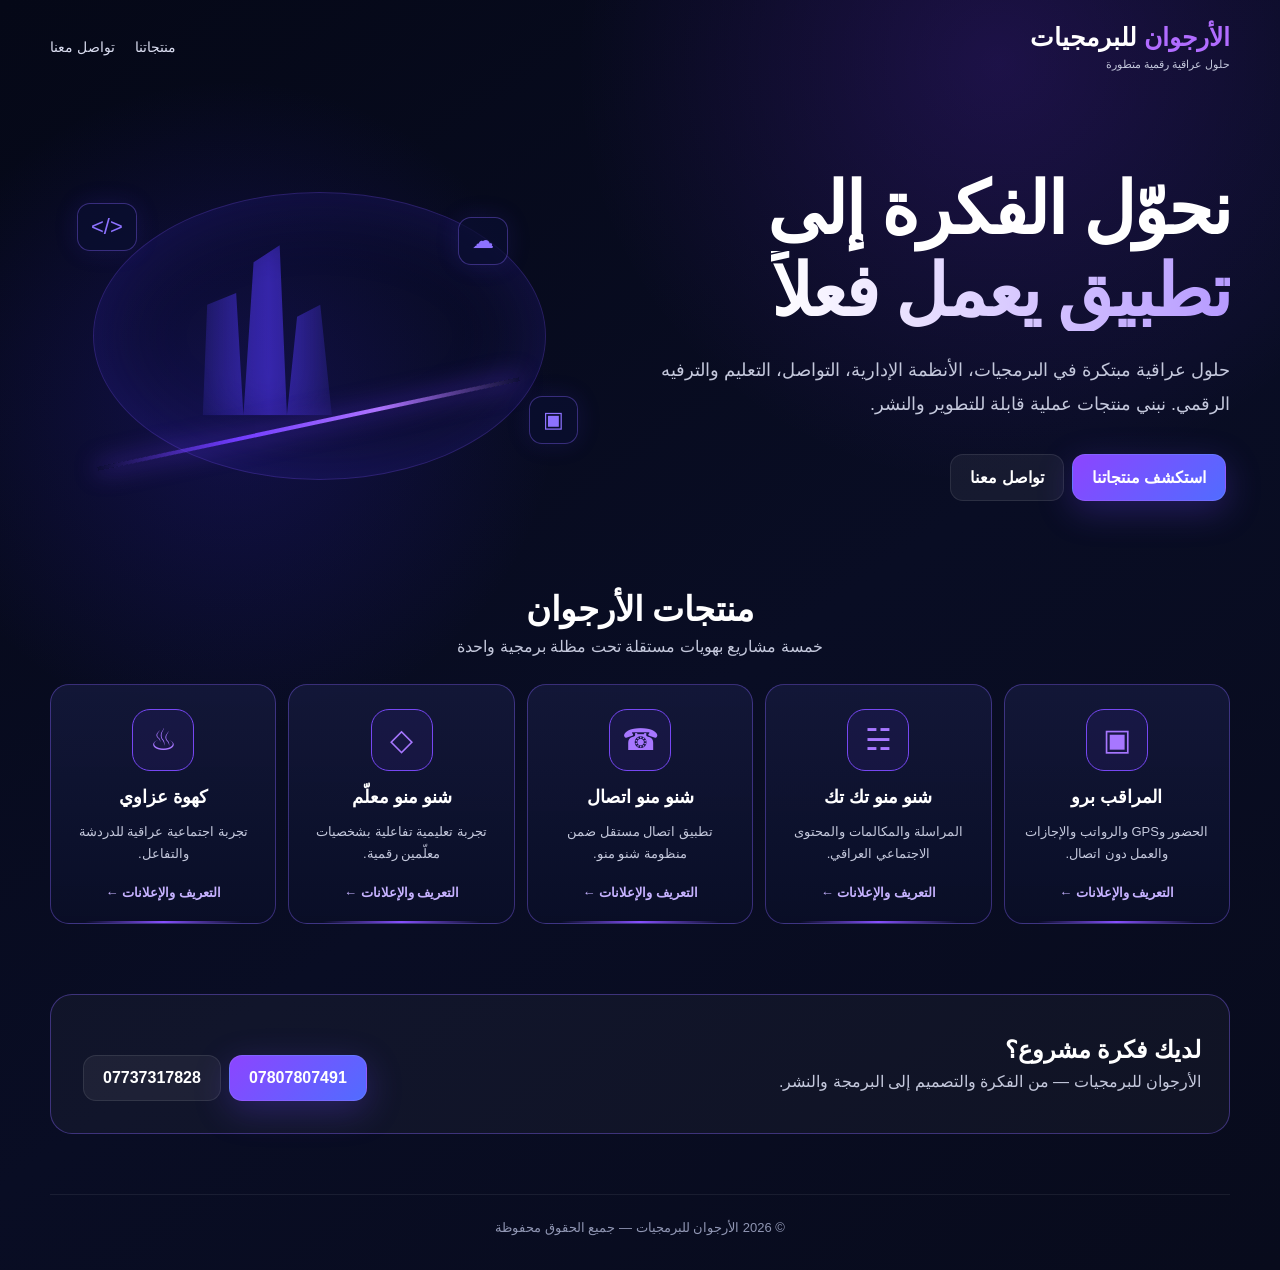
<file: alarjwan-site/index.html>
<!doctype html>
<html lang="ar" dir="rtl">
<head>
<meta charset="utf-8"><meta name="viewport" content="width=device-width,initial-scale=1">
<title>الأرجوان للبرمجيات | تطوير التطبيقات والأنظمة والحلول الرقمية</title>
<meta name="description" content="الأرجوان للبرمجيات شركة عراقية لتطوير التطبيقات والأنظمة والحلول الرقمية: المراقب برو، شنو منو تك تك، شنو منو اتصال، شنو منو معلّم وكهوة عزاوي.">
<link rel="canonical" href="https://alarjwan.duckdns.org/">
<meta property="og:title" content="الأرجوان للبرمجيات | نحوّل الفكرة إلى تطبيق يعمل فعلاً">
<meta property="og:description" content="حلول عراقية مبتكرة في البرمجيات والأنظمة الإدارية والتواصل والتعليم والترفيه الرقمي.">
<meta property="og:url" content="https://alarjwan.duckdns.org/"><meta property="og:type" content="website">
<script type="application/ld+json">{"@context":"https://schema.org","@type":"Organization","name":"الأرجوان للبرمجيات","url":"https://alarjwan.duckdns.org/","description":"شركة برمجيات عراقية تطور التطبيقات والأنظمة والحلول الرقمية.","areaServed":"IQ"}</script>
<style>
:root{--bg:#050818;--panel:#0d1230;--text:#fff;--muted:#c4c8dc;--violet:#8c45ff;--blue:#516cff;--line:rgba(135,101,255,.38)}*{box-sizing:border-box}html{scroll-behavior:smooth}body{margin:0;font-family:Tahoma,Arial,sans-serif;color:var(--text);background:radial-gradient(circle at 18% 32%,rgba(53,35,210,.24),transparent 24%),radial-gradient(circle at 78% 5%,rgba(126,47,255,.18),transparent 27%),linear-gradient(145deg,#050817,#090d24 55%,#080b1c);min-height:100vh}.wrap{width:min(1180px,calc(100% - 34px));margin:auto}.top{display:flex;align-items:center;justify-content:space-between;padding:24px 0}.brand{font-weight:900;font-size:25px;line-height:1.1}.brand b{color:#b16cff}.brand small{display:block;font-size:11px;color:var(--muted);margin-top:6px;font-weight:500}.nav a{color:#d9dcef;text-decoration:none;margin-right:20px;font-size:14px}.hero{min-height:470px;display:grid;grid-template-columns:1.05fr .95fr;align-items:center;gap:45px;padding:45px 0 30px}.hero h1{font-size:clamp(42px,6vw,72px);line-height:1.15;margin:0 0 20px;letter-spacing:-2px}.hero h1 span{background:linear-gradient(90deg,#fff,#b69aff);-webkit-background-clip:text;color:transparent}.lead{font-size:18px;line-height:1.9;color:var(--muted);max-width:650px}.actions{margin-top:28px}.btn{display:inline-flex;align-items:center;justify-content:center;text-decoration:none;color:#fff;font-weight:800;border-radius:13px;padding:13px 19px;margin:4px;border:1px solid rgba(255,255,255,.09)}.primary{background:linear-gradient(135deg,var(--violet),var(--blue));box-shadow:0 10px 35px rgba(111,71,255,.27)}.secondary{background:rgba(255,255,255,.055)}.visual{position:relative;height:360px}.orb{position:absolute;inset:10% 8%;border-radius:50%;border:1px solid rgba(117,76,255,.3);box-shadow:0 0 80px rgba(74,51,255,.22) inset}.road{position:absolute;left:8%;right:12%;bottom:25%;height:4px;background:linear-gradient(90deg,transparent,#713cff,#ad73ff,transparent);transform:rotate(-12deg);box-shadow:0 0 24px #6f3cff}.tower{position:absolute;bottom:28%;left:27%;width:145px;height:170px;background:linear-gradient(90deg,rgba(30,29,104,.25),rgba(74,49,225,.45),rgba(20,25,73,.2));clip-path:polygon(5% 100%,8% 35%,28% 28%,33% 100%,40% 10%,58% 0,63% 100%,70% 42%,86% 35%,94% 100%);filter:drop-shadow(0 0 20px #4933e0)}.mini{position:absolute;padding:10px 13px;border:1px solid var(--line);background:rgba(10,15,49,.72);border-radius:13px;color:#8d72ff;font-size:22px;box-shadow:0 0 25px rgba(87,58,255,.13)}.m1{top:13%;left:5%}.m2{top:17%;right:15%}.m3{bottom:20%;right:2%}.products{padding:25px 0 70px}.section-title{text-align:center;margin:0 0 28px}.section-title h2{font-size:34px;margin:0 0 8px}.section-title p{color:var(--muted);margin:0}.grid{display:grid;grid-template-columns:repeat(5,1fr);gap:12px}.card{position:relative;min-height:210px;padding:22px 17px;border-radius:19px;background:linear-gradient(180deg,rgba(20,25,59,.86),rgba(10,14,39,.92));border:1px solid var(--line);text-align:center;overflow:hidden;transition:.25s}.card:before{content:"";position:absolute;inset:auto 15% 0;height:2px;background:linear-gradient(90deg,transparent,#874fff,transparent)}.card:hover{transform:translateY(-6px);border-color:#8b58ff;box-shadow:0 16px 40px rgba(31,17,99,.3)}.icon{width:62px;height:62px;margin:2px auto 15px;border:1px solid #7647f2;border-radius:18px;display:grid;place-items:center;font-size:30px;color:#a777ff;background:rgba(91,53,214,.09)}.card h3{font-size:18px;margin:0 0 10px}.card p{font-size:13px;line-height:1.7;color:var(--muted);min-height:45px}.card a{display:inline-block;color:#c6b2ff;text-decoration:none;font-weight:800;font-size:13px;margin-top:6px}.contact{margin:0 0 60px;padding:28px;border:1px solid var(--line);border-radius:22px;background:rgba(255,255,255,.035);display:flex;justify-content:space-between;align-items:center;gap:20px}.contact h2{margin:0 0 8px}.contact p{margin:0;color:var(--muted)}footer{border-top:1px solid rgba(255,255,255,.07);padding:25px 0 35px;color:#9096b3;text-align:center;font-size:13px}@media(max-width:950px){.grid{grid-template-columns:repeat(2,1fr)}.hero{grid-template-columns:1fr}.visual{height:260px;order:-1}.nav{display:none}}@media(max-width:560px){.grid{grid-template-columns:1fr}.hero{padding-top:10px}.hero h1{font-size:42px}.visual{height:220px}.contact{display:block}.contact .actions{margin-top:18px}}
</style>
</head>
<body>
<div class="wrap"><header class="top"><div class="brand"><b>الأرجوان</b> للبرمجيات<small>حلول عراقية رقمية متطورة</small></div><nav class="nav"><a href="#products">منتجاتنا</a><a href="#contact">تواصل معنا</a></nav></header>
<section class="hero"><div><h1>نحوّل الفكرة إلى<br><span>تطبيق يعمل فعلاً</span></h1><p class="lead">حلول عراقية مبتكرة في البرمجيات، الأنظمة الإدارية، التواصل، التعليم والترفيه الرقمي. نبني منتجات عملية قابلة للتطوير والنشر.</p><div class="actions"><a class="btn primary" href="#products">استكشف منتجاتنا</a><a class="btn secondary" href="#contact">تواصل معنا</a></div></div><div class="visual" aria-hidden="true"><div class="orb"></div><div class="tower"></div><div class="road"></div><div class="mini m1">&lt;/&gt;</div><div class="mini m2">☁</div><div class="mini m3">▣</div></div></section>
<section class="products" id="products"><div class="section-title"><h2>منتجات الأرجوان</h2><p>خمسة مشاريع بهويات مستقلة تحت مظلة برمجية واحدة</p></div><div class="grid">
<article class="card"><div class="icon">▣</div><h3>المراقب برو</h3><p>الحضور وGPS والرواتب والإجازات والعمل دون اتصال.</p><a href="products/almoraqebpro.html">التعريف والإعلانات ←</a></article>
<article class="card"><div class="icon">☵</div><h3>شنو منو تك تك</h3><p>المراسلة والمكالمات والمحتوى الاجتماعي العراقي.</p><a href="products/shenoo-menoo.html">التعريف والإعلانات ←</a></article>
<article class="card"><div class="icon">☎</div><h3>شنو منو اتصال</h3><p>تطبيق اتصال مستقل ضمن منظومة شنو منو.</p><a href="products/ittisal.html">التعريف والإعلانات ←</a></article>
<article class="card"><div class="icon">◇</div><h3>شنو منو معلّم</h3><p>تجربة تعليمية تفاعلية بشخصيات معلّمين رقمية.</p><a href="products/shenoo-menoo-teacher.html">التعريف والإعلانات ←</a></article>
<article class="card"><div class="icon">♨</div><h3>كهوة عزاوي</h3><p>تجربة اجتماعية عراقية للدردشة والتفاعل.</p><a href="products/kahwa-azawi.html">التعريف والإعلانات ←</a></article>
</div></section>
<section class="contact" id="contact"><div><h2>لديك فكرة مشروع؟</h2><p>الأرجوان للبرمجيات — من الفكرة والتصميم إلى البرمجة والنشر.</p></div><div class="actions"><a class="btn primary" href="tel:07807807491">07807807491</a><a class="btn secondary" href="tel:07737317828">07737317828</a></div></section>
<footer>© 2026 الأرجوان للبرمجيات — جميع الحقوق محفوظة</footer></div>
</body></html>
</file>
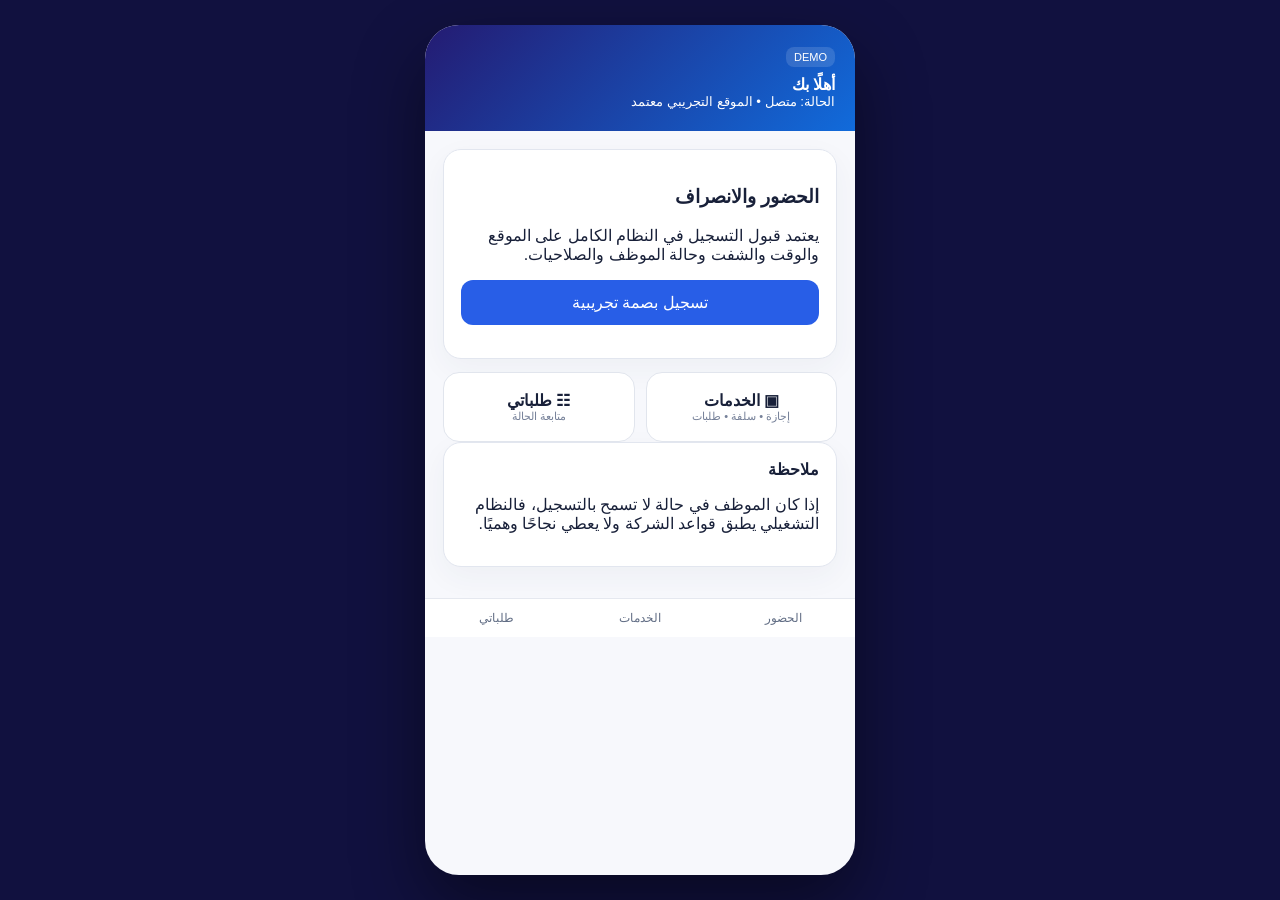
<file: attendance.html>
<!doctype html><html lang="ar" dir="rtl"><head><meta charset="utf-8"><meta name="viewport" content="width=device-width,initial-scale=1"><title>الحضور — DEMO</title><link rel="stylesheet" href="mobile.css"></head><body><div class="phone"><div class="top"><span class="demo-badge">DEMO</span><b>أهلًا بك</b><small>الحالة: متصل • الموقع التجريبي معتمد</small></div><div class="content"><div class="card"><h3>الحضور والانصراف</h3><p>يعتمد قبول التسجيل في النظام الكامل على الموقع والوقت والشفت وحالة الموظف والصلاحيات.</p><button class="btn" id="fp">تسجيل بصمة تجريبية</button><p id="msg"></p></div><div class="grid"><a class="action" href="services.html"><b>▣ الخدمات</b><span>إجازة • سلفة • طلبات</span></a><a class="action" href="requests.html"><b>☷ طلباتي</b><span>متابعة الحالة</span></a></div><div class="card"><b>ملاحظة</b><p>إذا كان الموظف في حالة لا تسمح بالتسجيل، فالنظام التشغيلي يطبق قواعد الشركة ولا يعطي نجاحًا وهميًا.</p></div></div><div class="nav"><a href="attendance.html">الحضور</a><a href="services.html">الخدمات</a><a href="requests.html">طلباتي</a></div></div><script>fp.onclick=()=>{msg.className='success';msg.textContent='✅ محاكاة فقط: تم اجتياز شروط العرض التجريبية. لم تُرسل أي بصمة إلى النظام الحقيقي.'}</script></body></html>
</file>
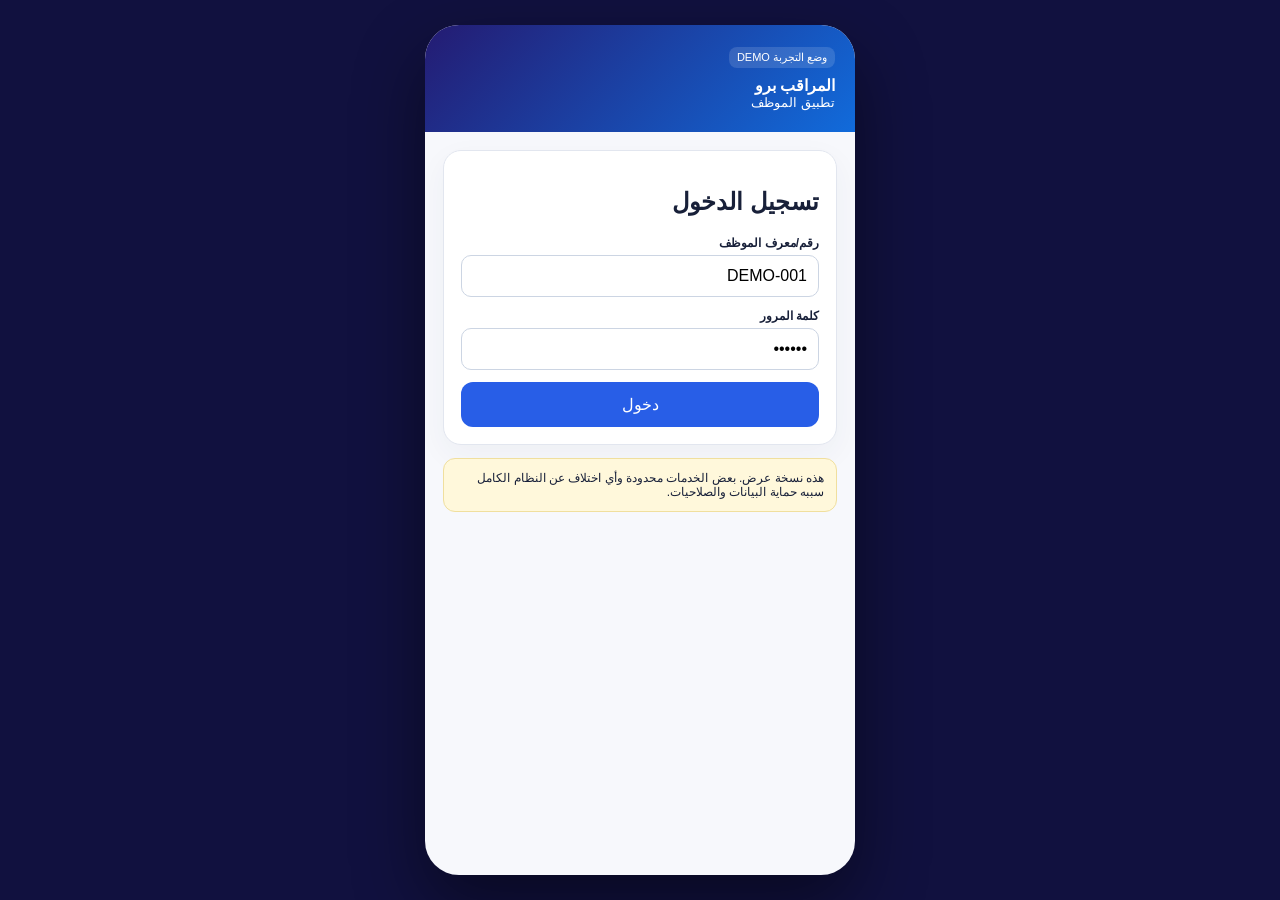
<file: index1.html>
<!doctype html><html lang="ar" dir="rtl"><head><meta charset="utf-8"><meta name="viewport" content="width=device-width,initial-scale=1"><title>المراقب برو — تطبيق الموظف DEMO</title><link rel="stylesheet" href="mobile.css"></head><body><div class="phone"><div class="top"><span class="demo-badge">وضع التجربة DEMO</span><b>المراقب برو</b><small>تطبيق الموظف</small></div><div class="content"><div class="card"><h2>تسجيل الدخول</h2><div class="field"><label>رقم/معرف الموظف</label><input id="id" value="DEMO-001"></div><div class="field"><label>كلمة المرور</label><input type="password" value="123456"></div><button class="btn" onclick="sessionStorage.setItem('mobileDemo','1');location.href='attendance.html'">دخول</button></div><p class="notice">هذه نسخة عرض. بعض الخدمات محدودة وأي اختلاف عن النظام الكامل سببه حماية البيانات والصلاحيات.</p></div></div></body></html>
</file>
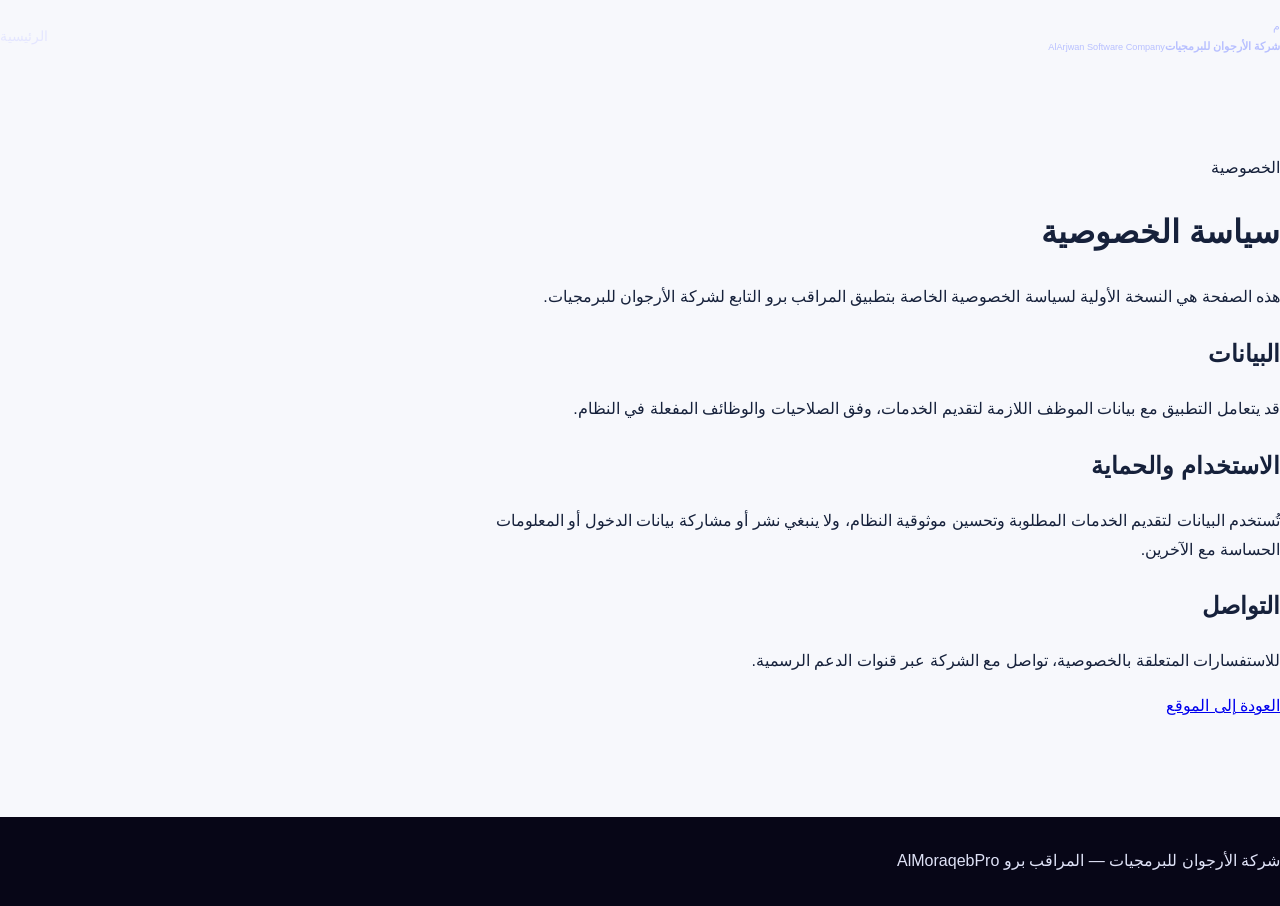
<file: privacy.html>
<!doctype html><html lang="ar" dir="rtl"><head><meta charset="utf-8"><meta name="viewport" content="width=device-width,initial-scale=1"><title>سياسة الخصوصية | المراقب برو</title><link rel="stylesheet" href="styles.css"></head><body><header class="site-header"><div class="container nav"><a class="brand" href="index.html"><span class="brand-mark">م</span><span><strong>شركة الأرجوان للبرمجيات</strong><small>AlArjwan Software Company</small></span></a><nav><a href="index.html">الرئيسية</a></nav></div></header><main class="section"><div class="container" style="max-width:820px"><div class="eyebrow">الخصوصية</div><h1>سياسة الخصوصية</h1><p>هذه الصفحة هي النسخة الأولية لسياسة الخصوصية الخاصة بتطبيق المراقب برو التابع لشركة الأرجوان للبرمجيات.</p><h2>البيانات</h2><p>قد يتعامل التطبيق مع بيانات الموظف اللازمة لتقديم الخدمات، وفق الصلاحيات والوظائف المفعلة في النظام.</p><h2>الاستخدام والحماية</h2><p>تُستخدم البيانات لتقديم الخدمات المطلوبة وتحسين موثوقية النظام، ولا ينبغي نشر أو مشاركة بيانات الدخول أو المعلومات الحساسة مع الآخرين.</p><h2>التواصل</h2><p>للاستفسارات المتعلقة بالخصوصية، تواصل مع الشركة عبر قنوات الدعم الرسمية.</p><p><a class="btn secondary" href="index.html">العودة إلى الموقع</a></p></div></main><footer class="footer"><div class="container">شركة الأرجوان للبرمجيات — المراقب برو AlMoraqebPro</div></footer></body></html>
</file>
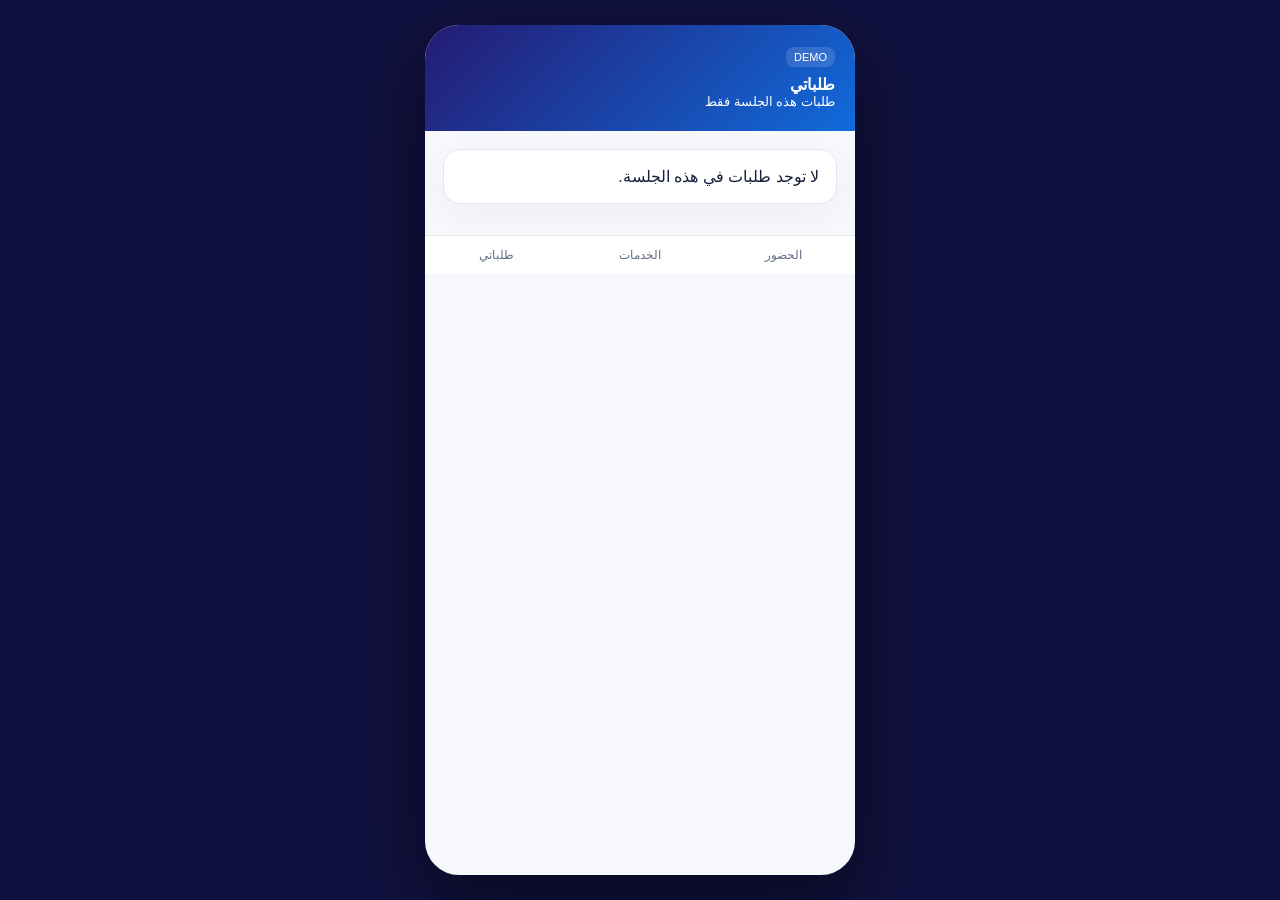
<file: requests.html>
<!doctype html><html lang="ar" dir="rtl"><head><meta charset="utf-8"><meta name="viewport" content="width=device-width,initial-scale=1"><title>طلباتي — DEMO</title><link rel="stylesheet" href="mobile.css"></head><body><div class="phone"><div class="top"><span class="demo-badge">DEMO</span><b>طلباتي</b><small>طلبات هذه الجلسة فقط</small></div><div class="content" id="list"></div><div class="nav"><a href="attendance.html">الحضور</a><a href="services.html">الخدمات</a><a href="requests.html">طلباتي</a></div></div><script>let r=[];try{r=JSON.parse(sessionStorage.getItem('demoRequests')||'[]')}catch{};list.innerHTML=r.length?r.map(x=>`<div class="card request"><b>${x.type}</b><p>${x.details||''}</p><span class="status">${x.status}</span><small><br>${x.at}</small></div>`).join(''):'<div class="card">لا توجد طلبات في هذه الجلسة.</div>'</script></body></html>
</file>
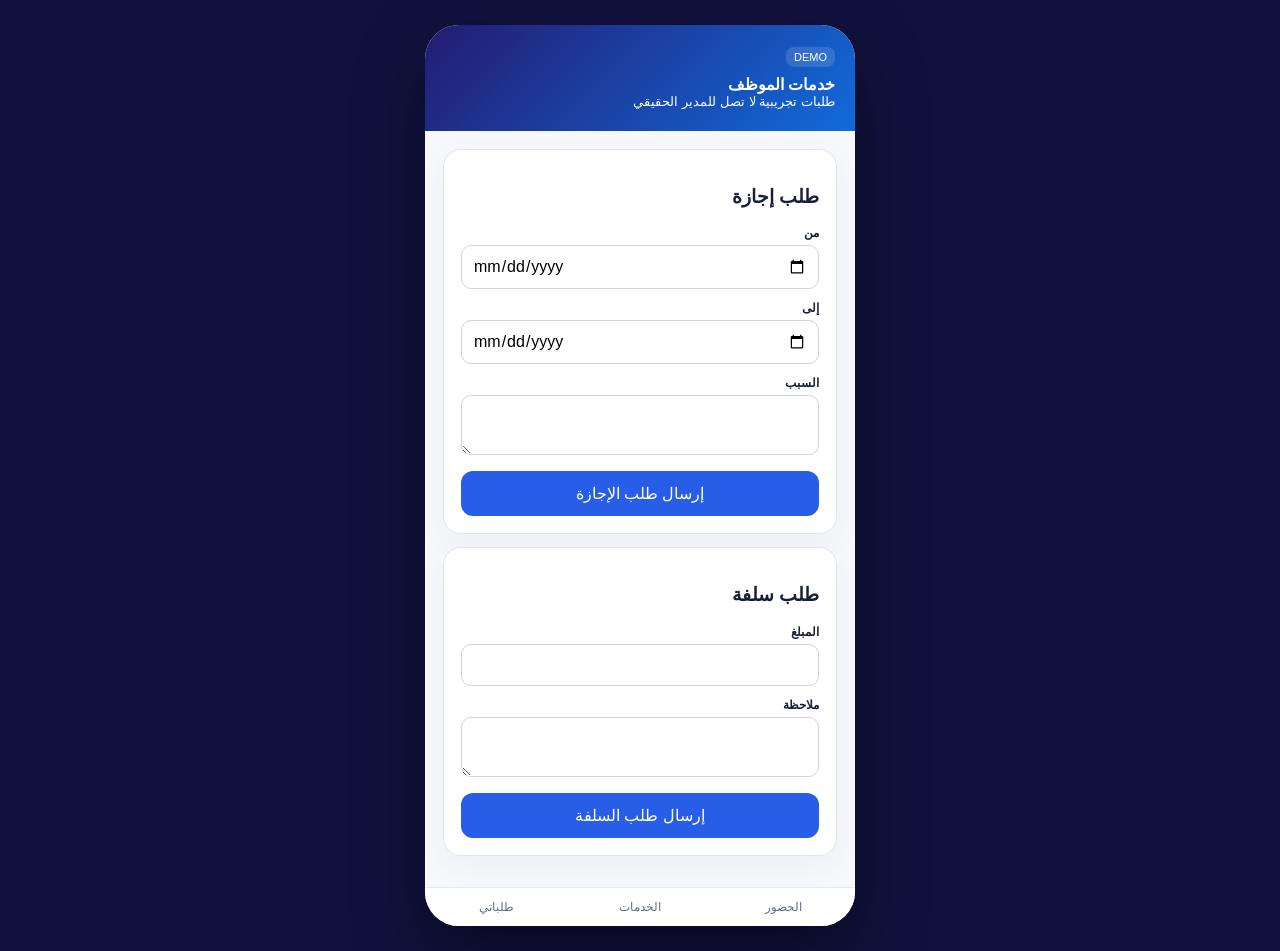
<file: services.html>
<!doctype html><html lang="ar" dir="rtl"><head><meta charset="utf-8"><meta name="viewport" content="width=device-width,initial-scale=1"><title>الخدمات — DEMO</title><link rel="stylesheet" href="mobile.css"></head><body><div class="phone"><div class="top"><span class="demo-badge">DEMO</span><b>خدمات الموظف</b><small>طلبات تجريبية لا تصل للمدير الحقيقي</small></div><div class="content"><div class="card"><h3>طلب إجازة</h3><div class="field"><label>من</label><input id="lf" type="date"></div><div class="field"><label>إلى</label><input id="lt" type="date"></div><div class="field"><label>السبب</label><textarea id="lr"></textarea></div><button class="btn" onclick="saveReq('إجازة',lr.value)">إرسال طلب الإجازة</button></div><div class="card"><h3>طلب سلفة</h3><div class="field"><label>المبلغ</label><input id="amount" type="number" min="1"></div><div class="field"><label>ملاحظة</label><textarea id="note"></textarea></div><button class="btn" onclick="saveReq('سلفة',amount.value+' — '+note.value)">إرسال طلب السلفة</button></div><div id="ok"></div></div><div class="nav"><a href="attendance.html">الحضور</a><a href="services.html">الخدمات</a><a href="requests.html">طلباتي</a></div></div><script>function saveReq(type,details){let r=[];try{r=JSON.parse(sessionStorage.getItem('demoRequests')||'[]')}catch{};r.unshift({type,details,status:'بانتظار الموافقة',at:new Date().toLocaleString('ar-IQ')});sessionStorage.setItem('demoRequests',JSON.stringify(r));ok.className='success';ok.innerHTML='✅ تم إرسال طلبك إلى المدير<br><b>الحالة: بانتظار الموافقة</b><br><small>محاكاة تجريبية فقط — لم يصل الطلب إلى النظام الحقيقي.</small>'}</script></body></html>
</file>
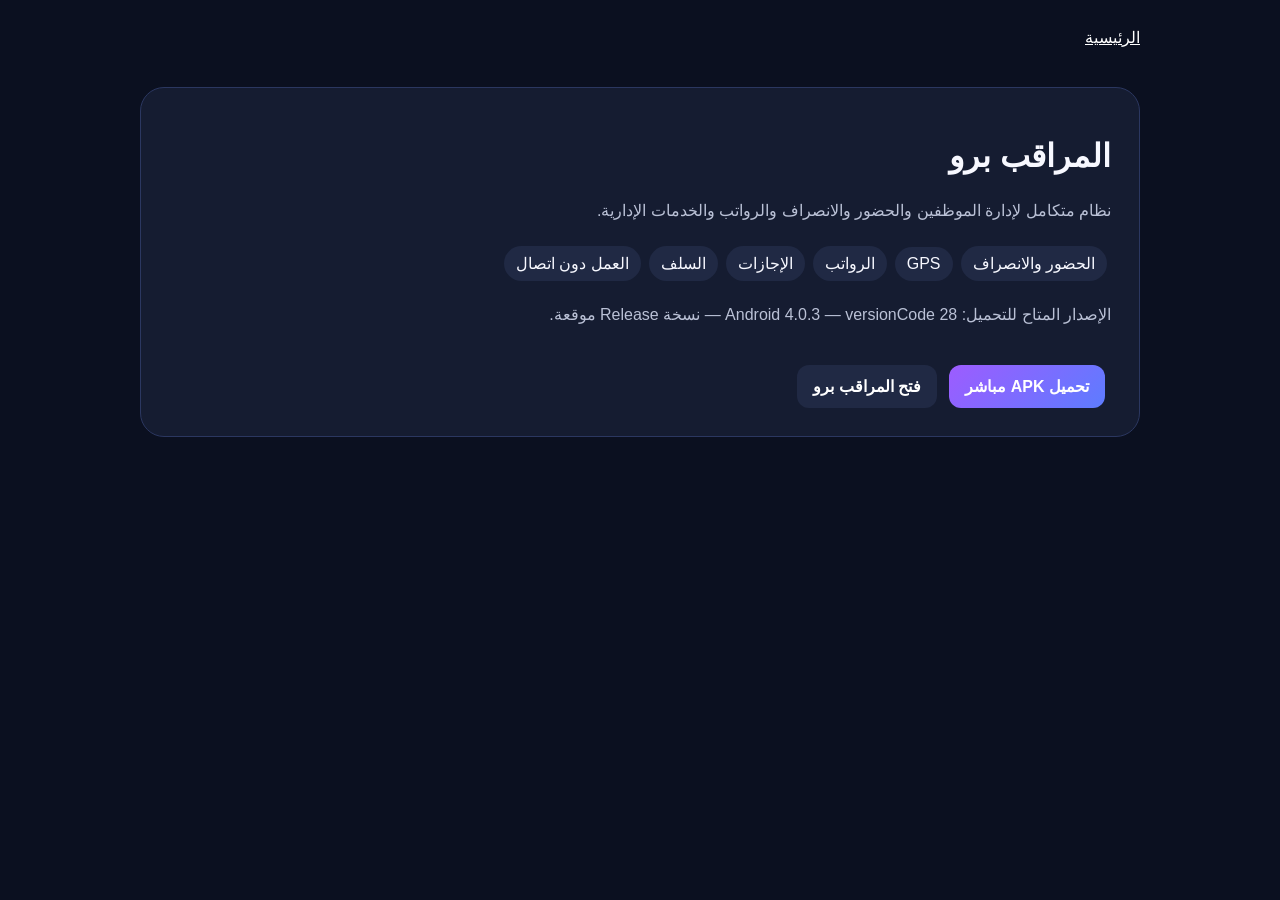
<file: alarjwan-site/products/almoraqebpro.html>
<!doctype html><html lang="ar" dir="rtl"><head><meta charset="utf-8"><meta name="viewport" content="width=device-width,initial-scale=1"><title>المراقب برو | تحميل APK | الأرجوان للبرمجيات</title><meta name="description" content="المراقب برو: نظام لإدارة الموظفين والحضور والرواتب وGPS والعمل دون اتصال. تحميل APK مباشر من الأرجوان للبرمجيات."><link rel="canonical" href="https://alarjwan.duckdns.org/products/almoraqebpro.html"><style>body{margin:0;font-family:Arial,Tahoma,sans-serif;background:#0b1020;color:#f7f8ff}.wrap{max-width:1000px;margin:auto;padding:28px}.card{background:#151c31;border:1px solid #2b3760;border-radius:24px;padding:28px;margin-top:40px}.lead{color:#bac1d6;line-height:1.8}.tag{display:inline-block;background:#202944;padding:8px 12px;border-radius:999px;margin:4px}.btn{display:inline-block;margin:20px 6px 0;padding:12px 16px;border-radius:12px;color:white;text-decoration:none;font-weight:bold}.primary{background:linear-gradient(135deg,#9d5cff,#5d7cff)}.secondary{background:#202944}</style></head><body><div class="wrap"><a href="../index.html" style="color:white">الرئيسية</a><div class="card"><h1>المراقب برو</h1><p class="lead">نظام متكامل لإدارة الموظفين والحضور والانصراف والرواتب والخدمات الإدارية.</p><div><span class="tag">الحضور والانصراف</span><span class="tag">GPS</span><span class="tag">الرواتب</span><span class="tag">الإجازات</span><span class="tag">السلف</span><span class="tag">العمل دون اتصال</span></div><p class="lead">الإصدار المتاح للتحميل: Android 4.0.3 — versionCode 28 — نسخة Release موقعة.</p><a class="btn primary" href="https://alarjwan.duckdns.org/downloads/AlMoraqebPro-4.0.3.apk" download>تحميل APK مباشر</a><a class="btn secondary" href="https://almoraqebpro.duckdns.org/">فتح المراقب برو</a></div></div></body></html>
</file>
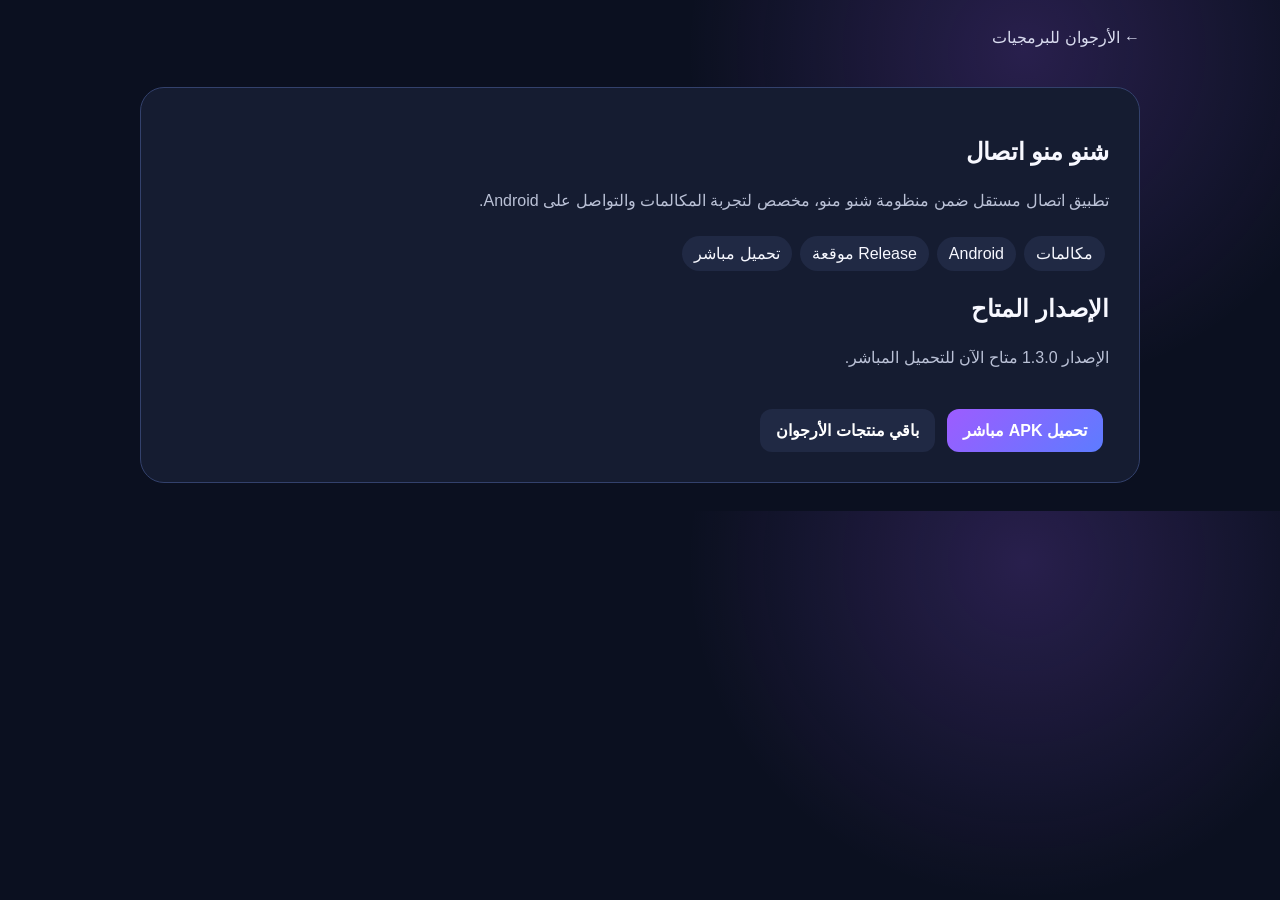
<file: alarjwan-site/products/ittisal.html>
<!doctype html><html lang="ar" dir="rtl"><head><meta charset="utf-8"><meta name="viewport" content="width=device-width,initial-scale=1"><title>شنو منو اتصال | تحميل APK | الأرجوان للبرمجيات</title><meta name="description" content="شنو منو اتصال: تطبيق اتصال مستقل ضمن منظومة شنو منو. حمّل نسخة Android الموقعة مباشرة من موقع الأرجوان للبرمجيات."><link rel="canonical" href="https://alarjwan.duckdns.org/products/ittisal.html"><meta property="og:title" content="شنو منو اتصال | تحميل APK"><meta property="og:description" content="تطبيق اتصال مستقل من الأرجوان للبرمجيات، متاح الآن للتحميل المباشر على Android."><meta property="og:url" content="https://alarjwan.duckdns.org/products/ittisal.html"><meta property="og:type" content="website"><style>body{margin:0;font-family:Tahoma,Arial,sans-serif;background:radial-gradient(circle at 80% 10%,rgba(157,92,255,.2),transparent 30%),#0b1020;color:#f7f8ff}.wrap{max-width:1000px;margin:auto;padding:28px}.card{background:#151c31;border:1px solid #33416c;border-radius:24px;padding:30px;margin-top:40px}.lead{color:#bac1d6;line-height:1.9}.tag{display:inline-block;background:#202944;padding:8px 12px;border-radius:999px;margin:4px}.btn{display:inline-block;margin:20px 6px 0;padding:12px 16px;border-radius:12px;color:white;text-decoration:none;font-weight:bold}.primary{background:linear-gradient(135deg,#9d5cff,#5d7cff)}.secondary{background:#202944}</style></head><body><main class="wrap"><a href="../index.html" style="color:#d9dcef;text-decoration:none">← الأرجوان للبرمجيات</a><section class="card"><h1>شنو منو اتصال</h1><p class="lead">تطبيق اتصال مستقل ضمن منظومة شنو منو، مخصص لتجربة المكالمات والتواصل على Android.</p><div><span class="tag">مكالمات</span><span class="tag">Android</span><span class="tag">Release موقعة</span><span class="tag">تحميل مباشر</span></div><h2>الإصدار المتاح</h2><p class="lead">الإصدار 1.3.0 متاح الآن للتحميل المباشر.</p><a class="btn primary" href="https://alarjwan.duckdns.org/downloads/Shno-Mano-Ittisal-1.3.0.apk" download>تحميل APK مباشر</a><a class="btn secondary" href="../index.html">باقي منتجات الأرجوان</a></section></main></body></html>
</file>
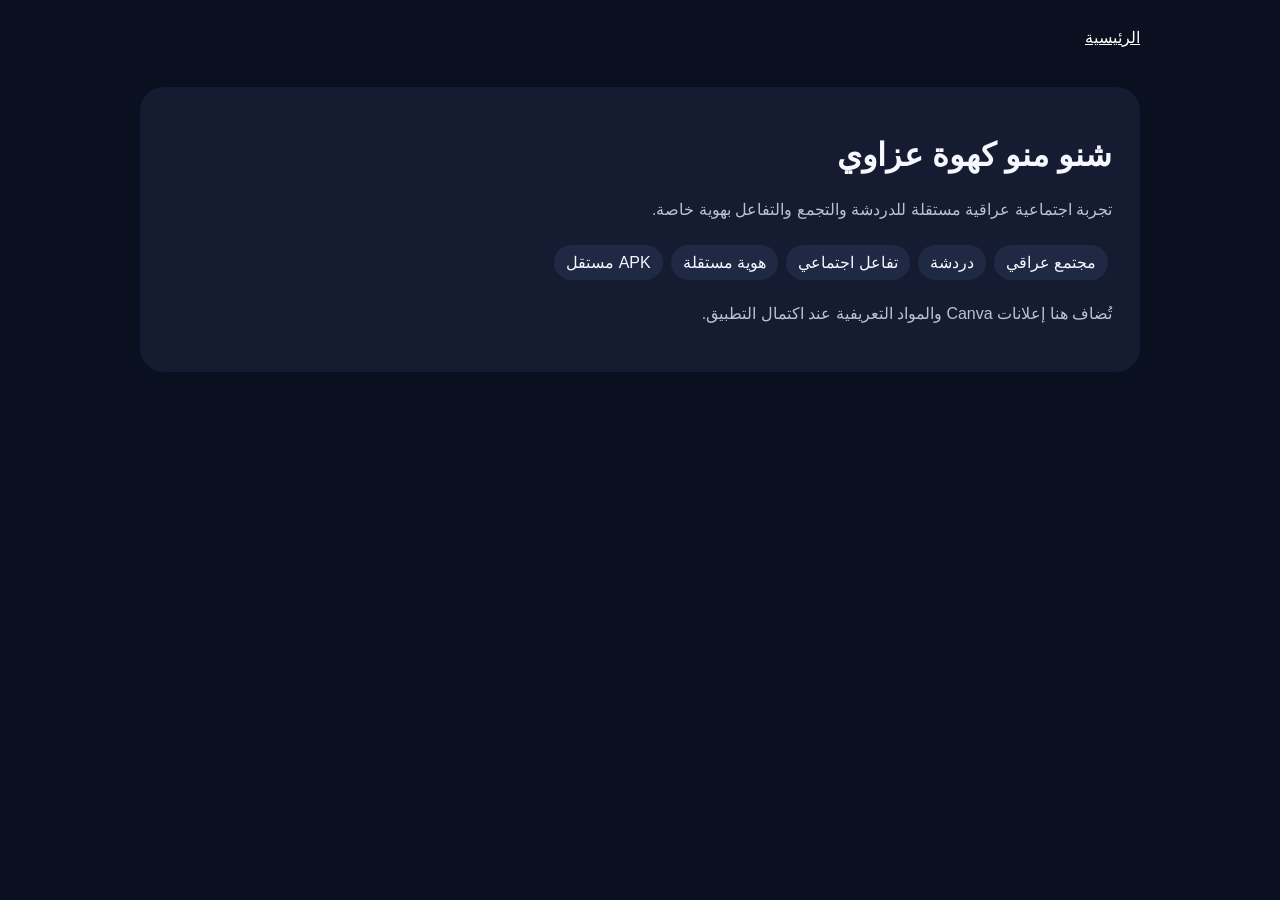
<file: alarjwan-site/products/kahwa-azawi.html>
<!doctype html><html lang="ar" dir="rtl"><head><meta charset="utf-8"><meta name="viewport" content="width=device-width,initial-scale=1"><title>شنو منو كهوة عزاوي | الأرجوان للبرمجيات</title><meta name="description" content="تجربة اجتماعية عراقية مستقلة للتجمع والدردشة والتفاعل."><link rel="canonical" href="https://alarjwan.duckdns.org/products/kahwa-azawi.html"><style>body{margin:0;font-family:Arial,Tahoma,sans-serif;background:#0b1020;color:#f7f8ff}.wrap{max-width:1000px;margin:auto;padding:28px}.card{background:#151c31;border-radius:24px;padding:28px;margin-top:40px}.lead{color:#bac1d6;line-height:1.8}.tag{display:inline-block;background:#202944;padding:8px 12px;border-radius:999px;margin:4px}</style></head><body><div class="wrap"><a href="../index.html" style="color:white">الرئيسية</a><div class="card"><h1>شنو منو كهوة عزاوي</h1><p class="lead">تجربة اجتماعية عراقية مستقلة للدردشة والتجمع والتفاعل بهوية خاصة.</p><div><span class="tag">مجتمع عراقي</span><span class="tag">دردشة</span><span class="tag">تفاعل اجتماعي</span><span class="tag">هوية مستقلة</span><span class="tag">APK مستقل</span></div><p class="lead">تُضاف هنا إعلانات Canva والمواد التعريفية عند اكتمال التطبيق.</p></div></div></body></html>
</file>
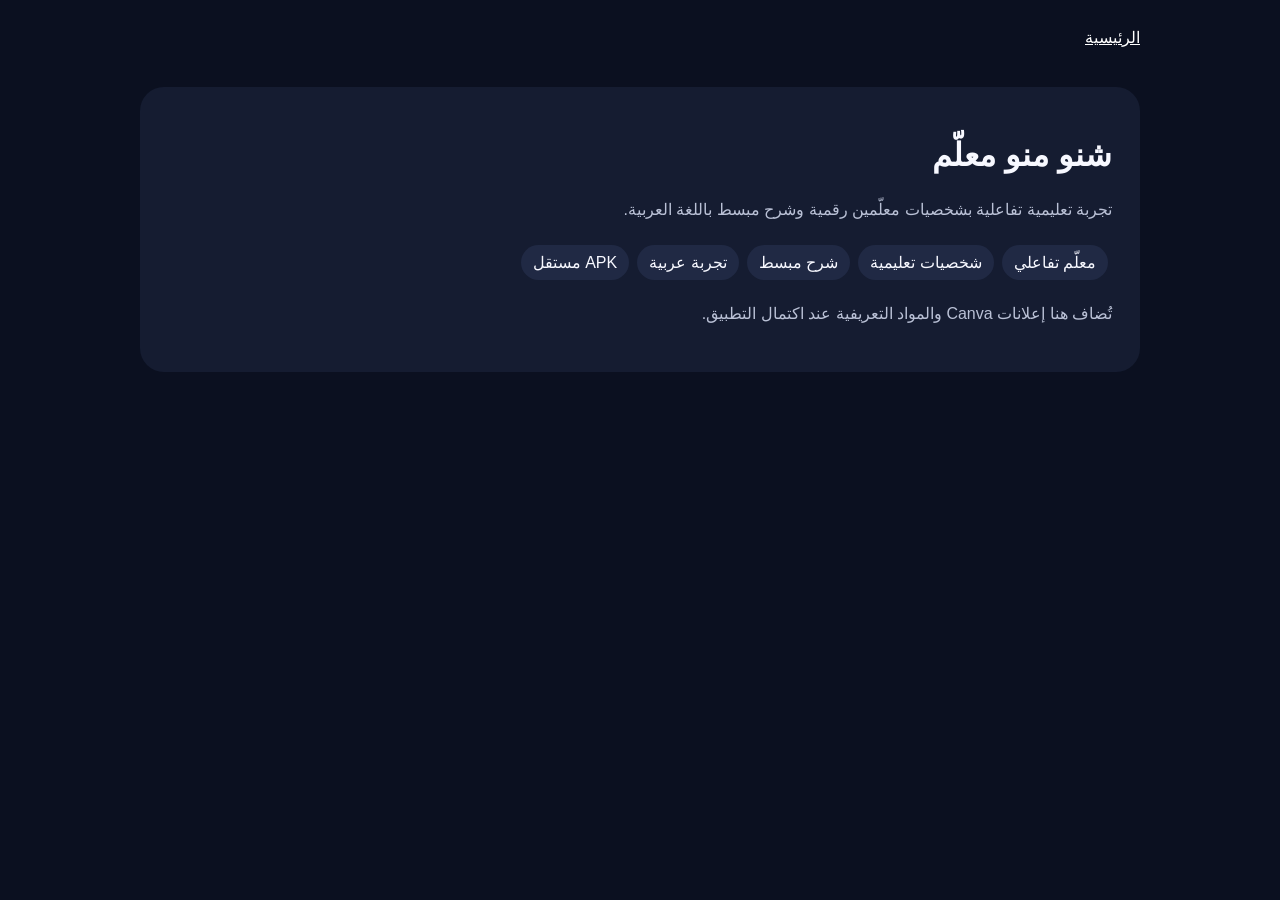
<file: alarjwan-site/products/shenoo-menoo-teacher.html>
<!doctype html><html lang="ar" dir="rtl"><head><meta charset="utf-8"><meta name="viewport" content="width=device-width,initial-scale=1"><title>شنو منو معلّم | الأرجوان للبرمجيات</title><meta name="description" content="تجربة تعليمية تفاعلية بشخصيات معلّمين رقمية."><link rel="canonical" href="https://alarjwan.duckdns.org/products/shenoo-menoo-teacher.html"><style>body{margin:0;font-family:Arial,Tahoma,sans-serif;background:#0b1020;color:#f7f8ff}.wrap{max-width:1000px;margin:auto;padding:28px}.card{background:#151c31;border-radius:24px;padding:28px;margin-top:40px}.lead{color:#bac1d6;line-height:1.8}.tag{display:inline-block;background:#202944;padding:8px 12px;border-radius:999px;margin:4px}</style></head><body><div class="wrap"><a href="../index.html" style="color:white">الرئيسية</a><div class="card"><h1>شنو منو معلّم</h1><p class="lead">تجربة تعليمية تفاعلية بشخصيات معلّمين رقمية وشرح مبسط باللغة العربية.</p><div><span class="tag">معلّم تفاعلي</span><span class="tag">شخصيات تعليمية</span><span class="tag">شرح مبسط</span><span class="tag">تجربة عربية</span><span class="tag">APK مستقل</span></div><p class="lead">تُضاف هنا إعلانات Canva والمواد التعريفية عند اكتمال التطبيق.</p></div></div></body></html>
</file>
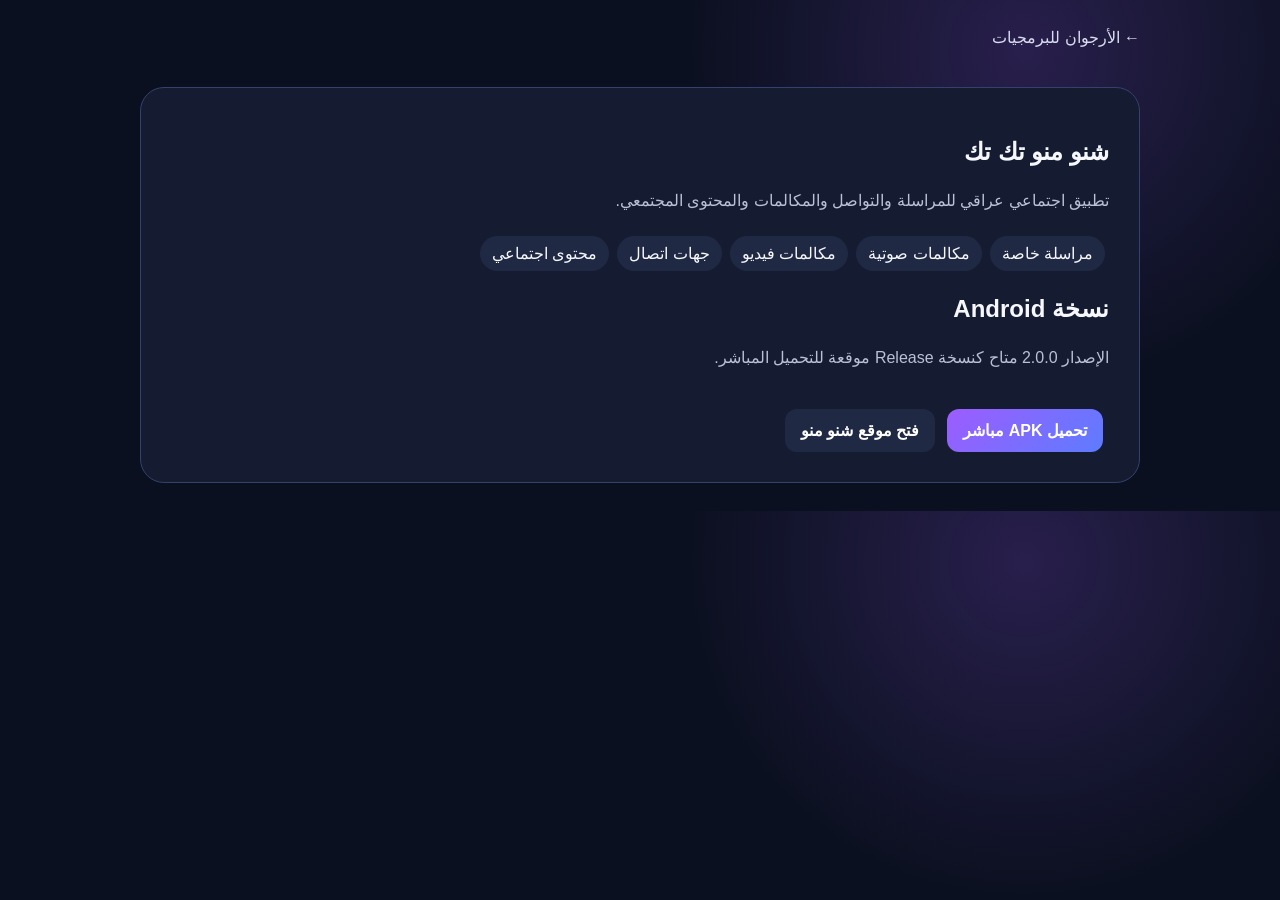
<file: alarjwan-site/products/shenoo-menoo.html>
<!doctype html><html lang="ar" dir="rtl"><head><meta charset="utf-8"><meta name="viewport" content="width=device-width,initial-scale=1"><title>شنو منو تك تك | تحميل APK | الأرجوان للبرمجيات</title><meta name="description" content="شنو منو تك تك: تطبيق اجتماعي عراقي للمراسلة والمكالمات والمحتوى المجتمعي. تحميل APK مباشر من الأرجوان للبرمجيات."><link rel="canonical" href="https://alarjwan.duckdns.org/products/shenoo-menoo.html"><meta property="og:title" content="شنو منو تك تك | تحميل APK"><meta property="og:description" content="تطبيق اجتماعي عراقي للمراسلة والمكالمات والمحتوى. متاح للتحميل المباشر على Android."><meta property="og:url" content="https://alarjwan.duckdns.org/products/shenoo-menoo.html"><meta property="og:type" content="website"><style>body{margin:0;font-family:Tahoma,Arial,sans-serif;background:radial-gradient(circle at 80% 10%,rgba(157,92,255,.2),transparent 30%),#0b1020;color:#f7f8ff}.wrap{max-width:1000px;margin:auto;padding:28px}.card{background:#151c31;border:1px solid #33416c;border-radius:24px;padding:30px;margin-top:40px}.lead{color:#bac1d6;line-height:1.9}.tag{display:inline-block;background:#202944;padding:8px 12px;border-radius:999px;margin:4px}.btn{display:inline-block;margin:20px 6px 0;padding:12px 16px;border-radius:12px;color:white;text-decoration:none;font-weight:bold}.primary{background:linear-gradient(135deg,#9d5cff,#5d7cff)}.secondary{background:#202944}</style></head><body><main class="wrap"><a href="../index.html" style="color:#d9dcef;text-decoration:none">← الأرجوان للبرمجيات</a><section class="card"><h1>شنو منو تك تك</h1><p class="lead">تطبيق اجتماعي عراقي للمراسلة والتواصل والمكالمات والمحتوى المجتمعي.</p><div><span class="tag">مراسلة خاصة</span><span class="tag">مكالمات صوتية</span><span class="tag">مكالمات فيديو</span><span class="tag">جهات اتصال</span><span class="tag">محتوى اجتماعي</span></div><h2>نسخة Android</h2><p class="lead">الإصدار 2.0.0 متاح كنسخة Release موقعة للتحميل المباشر.</p><a class="btn primary" href="https://alarjwan.duckdns.org/downloads/Shno-Mano-TakTak-2.0.0.apk" download>تحميل APK مباشر</a><a class="btn secondary" href="https://shino-mino-tak-tak.duckdns.org/">فتح موقع شنو منو</a></section></main></body></html>
</file>
<file: mobile.css>
*{box-sizing:border-box}body{margin:0;background:#11113f;font-family:Tahoma,"Segoe UI",Arial,sans-serif;color:#182039;direction:rtl}.phone{width:min(430px,100%);min-height:100vh;margin:auto;background:#f7f8fc;position:relative}.top{background:linear-gradient(135deg,#241b72,#116bdb);color:#fff;padding:22px 20px}.top small,.top b{display:block}.demo-badge{display:inline-block;background:#ffffff22;padding:4px 8px;border-radius:8px;font-size:11px;margin-bottom:8px}.content{padding:18px}.card{background:#fff;border:1px solid #e2e6ef;border-radius:18px;padding:17px;margin-bottom:13px;box-shadow:0 10px 30px #23375b0c}.btn{width:100%;border:0;border-radius:12px;padding:13px;background:#285ee7;color:white;font-weight:900;font:inherit;cursor:pointer}.secondary{background:#edf2ff;color:#2350bd}.grid{display:grid;grid-template-columns:1fr 1fr;gap:11px}.action{background:#fff;border:1px solid #e1e5ed;border-radius:16px;padding:18px;text-align:center;text-decoration:none;color:#182039}.action b,.action span{display:block}.action span{font-size:11px;color:#768199}.field{margin-bottom:12px}.field label{display:block;font-size:12px;font-weight:800;margin-bottom:5px}.field input,.field select,.field textarea{width:100%;border:1px solid #ccd5e3;border-radius:10px;padding:11px;font:inherit}.notice{background:#fff8db;border:1px solid #f0df9e;padding:12px;border-radius:12px;font-size:12px}.success{background:#e9fbf1;border:1px solid #b9e8cc;padding:13px;border-radius:12px;color:#12643a}.nav{position:sticky;bottom:0;background:#fff;border-top:1px solid #e5e8ef;display:grid;grid-template-columns:repeat(3,1fr)}.nav a{padding:12px 4px;text-align:center;text-decoration:none;color:#626e85;font-size:12px}.request{border-right:4px solid #526ff0}.status{font-weight:900;color:#b97800}@media(min-width:700px){body{padding:25px}.phone{min-height:850px;border-radius:34px;overflow:hidden;box-shadow:0 30px 70px #0007}}
</file>
<file: styles.css>
*{box-sizing:border-box}html{scroll-behavior:smooth}body{margin:0;font-family:Tahoma,"Segoe UI",Arial,sans-serif;background:#f7f8fc;color:#16213b;line-height:1.8}.wrap{width:min(1200px,92%);margin:auto}.topbar{position:sticky;top:0;z-index:50;background:rgba(16,12,58,.92);backdrop-filter:blur(14px);border-bottom:1px solid #ffffff1c}.nav{height:74px;display:flex;align-items:center;gap:24px}.brand{margin-left:auto;color:#fff;text-decoration:none}.brand b,.brand span{display:block}.brand span{font-size:11px;color:#b8c0ff}.nav nav{display:flex;gap:17px}.nav nav a{color:#e4e6ff;text-decoration:none;font-size:14px}.pill,.primary,.ghost{border:0;border-radius:13px;padding:11px 18px;text-decoration:none;font-weight:900;cursor:pointer}.pill,.primary{background:linear-gradient(135deg,#6b5cff,#1d7cff);color:white;box-shadow:0 12px 32px #4b56ff3d}.hero{position:relative;overflow:hidden;background:radial-gradient(circle at 20% 10%,#34298d,#120d48 52%,#080522);color:#fff;padding:76px 0}.hero-grid{display:grid;grid-template-columns:1fr 1fr;gap:44px;align-items:center}.tag,.section-head>span{display:inline-block;color:#8ab7ff;font-weight:900;font-size:13px}.hero h1{font-size:clamp(40px,5vw,67px);line-height:1.18;margin:12px 0}.hero h1 em{font-style:normal;color:#88c5ff}.hero p{font-size:18px;color:#d2d5f0}.hero-actions{display:flex;gap:12px;margin:28px 0}.ghost{background:#ffffff10;border:1px solid #ffffff3b;color:white}.trust{display:flex;gap:10px;flex-wrap:wrap;color:#cbd2ff;font-size:13px}.hero-stage{position:relative;min-height:510px;border:1px solid #ffffff26;border-radius:30px;background:#0c0931;overflow:hidden;box-shadow:0 30px 80px #0008}.hero-stage video{width:75%;height:100%;object-fit:cover;opacity:.8}.hero-stage img{position:absolute;right:0;bottom:0;height:96%;max-width:55%;object-fit:contain}.stage-caption{position:absolute;left:24px;bottom:24px;background:#07051fd9;border-right:4px solid #6d82ff;padding:12px 18px}.stage-caption b,.stage-caption span{display:block}.hero-light{position:absolute;width:420px;height:420px;border-radius:50%;filter:blur(80px);opacity:.22}.hero-light.a{background:#2d9cff;right:-100px;top:-100px}.hero-light.b{background:#8b5cf6;left:-130px;bottom:-160px}.ad-zone{padding:32px 0;background:#0c092e;color:white}.ad-card{min-height:240px;border-radius:28px;padding:30px;display:grid;grid-template-columns:90px 1fr;align-items:center;gap:28px;background:linear-gradient(135deg,#1f195e,#111041);border:1px solid #ffffff17;box-shadow:0 20px 50px #0004}.ad-number{font-size:58px;font-weight:1000;color:#7794ff}.ad-copy small{color:#7fd4ff;font-weight:900}.ad-copy h2{font-size:clamp(27px,4vw,45px);line-height:1.25;margin:8px 0}.ad-copy p{font-size:18px;color:#d9dcf7;margin:0}.ad-dots{grid-column:1/-1;display:flex;gap:7px}.ad-dots i{width:28px;height:4px;background:#ffffff30;border-radius:9px}.ad-dots i.active{background:#6b8cff}.section{padding:80px 0}.section-head{text-align:center;max-width:850px;margin:0 auto 36px}.section-head h2{font-size:38px;margin:4px 0}.section-head p{color:#65708b}.experience-grid{display:grid;grid-template-columns:1fr 360px;gap:26px;align-items:start}.demo-panel{background:white;border:1px solid #e0e5f0;border-radius:25px;overflow:hidden;box-shadow:0 20px 55px #26395c10}.demo-top{padding:18px 22px;background:#1f1a61;color:#fff;display:flex;justify-content:space-between}.demo-top span{font-size:11px;background:#ffffff1c;padding:4px 9px;border-radius:8px}.demo-buttons{display:grid;grid-template-columns:1fr 1fr;gap:12px;padding:20px}.demo-btn{border:1px solid #dfe5ef;border-radius:16px;background:#f8faff;padding:16px;text-decoration:none;color:#17233e;text-align:right;cursor:pointer;font:inherit}.demo-btn b,.demo-btn small{display:block}.demo-btn small{color:#758098}.demo-screen{padding:0 20px 20px}.demo-screen video{width:100%;border-radius:18px;background:#000}.feature-phone{position:sticky;top:92px;height:680px;border:9px solid #17182a;border-radius:38px;background:#fff;box-shadow:0 28px 60px #15223d25;overflow:hidden}.phone-notch{width:130px;height:24px;background:#17182a;border-radius:0 0 18px 18px;margin:auto}.phone-head{padding:17px 20px;border-bottom:1px solid #eceef4}.phone-head b,.phone-head span{display:block}.phone-head span{font-size:11px;color:#7c879c}.phone-scroll{height:580px;overflow:auto;padding:14px}.mini-feature{padding:15px;border-radius:15px;background:#f6f8fc;margin-bottom:11px;border:1px solid #e5e9f1}.mini-feature b{display:block;margin-bottom:4px}.mini-feature p{font-size:13px;color:#606c83;margin:0}.benefits,.sales{background:linear-gradient(135deg,#16104d,#0b0b2f);color:white}.light h2,.light p{color:white}.benefit-grid{display:grid;grid-template-columns:repeat(4,1fr);gap:15px}.benefit-grid article{background:#ffffff0d;border:1px solid #ffffff18;border-radius:18px;padding:22px}.benefit-grid b{font-size:18px}.benefit-grid p{color:#d4d7ec;font-size:14px}.tv-shell{background:#121223;border-radius:28px;padding:18px;box-shadow:0 30px 70px #0003}.tv-screen{position:relative;background:#000;border-radius:18px;overflow:hidden;aspect-ratio:16/9}.tv-screen video{width:100%;height:100%;object-fit:contain}.tv-overlay{position:absolute;top:14px;left:14px;background:#130f48dc;color:white;padding:7px 12px;border-radius:8px;font-weight:900}.tv-controls{display:flex;gap:10px;padding-top:14px}.tv-controls button{border:0;background:#2a2a42;color:white;padding:11px 16px;border-radius:11px;cursor:pointer}.feedback-grid{display:grid;grid-template-columns:.75fr 1.25fr;gap:38px}.feedback-form{background:white;border:1px solid #e2e6ef;border-radius:22px;padding:24px;display:grid;grid-template-columns:1fr 1fr;gap:14px}.feedback-form label{font-weight:800;font-size:13px}.feedback-form input,.feedback-form select,.feedback-form textarea{display:block;width:100%;margin-top:6px;border:1px solid #cfd7e5;border-radius:11px;padding:11px;font:inherit}.full{grid-column:1/-1}.status{margin:0;color:#5d6d85}.sales-cards{display:grid;grid-template-columns:1fr 1fr;gap:16px;max-width:800px;margin:20px auto}.sales-cards a{background:#ffffff0e;border:1px solid #ffffff1d;color:white;text-decoration:none;border-radius:20px;padding:24px;text-align:center}.sales-cards b,.sales-cards span{display:block}.sales-cards b{font-size:28px}.iphone{text-align:center;color:#cbd0ef}footer{background:#070617;color:#dfe2f7;padding:30px 0}footer .wrap{display:flex;justify-content:space-between;gap:15px;flex-wrap:wrap}.modal{position:fixed;inset:0;background:#090719d9;display:grid;place-items:center;z-index:100;padding:20px}.modal[hidden]{display:none}.modal-card{width:min(560px,96%);background:white;border-radius:22px;padding:24px;position:relative}.close{position:absolute;left:12px;top:10px;border:0;background:#eef1f7;width:38px;height:38px;border-radius:50%;font-size:24px}.modal form{display:grid;gap:10px}.modal input{padding:11px;border:1px solid #d6dce8;border-radius:10px}.emp-row{padding:10px;border-bottom:1px solid #eee;font-size:13px}@media(max-width:950px){.nav nav{display:none}.hero-grid,.experience-grid,.feedback-grid{grid-template-columns:1fr}.feature-phone{position:relative;top:auto;width:min(390px,100%);margin:auto}.benefit-grid{grid-template-columns:1fr 1fr}.hero-stage{min-height:430px}}@media(max-width:600px){.hero{padding-top:45px}.hero h1{font-size:39px}.demo-buttons,.benefit-grid,.feedback-form,.sales-cards{grid-template-columns:1fr}.full{grid-column:auto}.ad-card{grid-template-columns:1fr}.ad-number{font-size:42px}.section{padding:60px 0}.section-head h2{font-size:31px}.hero-stage{min-height:360px}.hero-stage video{width:100%;opacity:.55}.hero-stage img{height:80%}}

/* V2: presenter beside the phone/video, never over it */
.hero-stage{display:grid;grid-template-columns:minmax(0,1.35fr) minmax(150px,.65fr);gap:0;min-height:510px;overflow:hidden}
.app-showcase{position:relative;min-width:0;background:#050414;display:flex;align-items:center;justify-content:center}
.hero-stage .app-showcase video{width:100%;height:510px;object-fit:contain;opacity:1;background:#050414}
.presenter-slot{position:relative;display:flex;align-items:flex-end;justify-content:center;overflow:hidden;background:linear-gradient(180deg,#17105a,#0a082c);border-right:1px solid #ffffff20}
.hero-stage .presenter-slot img{position:relative;right:auto;bottom:auto;height:auto;width:100%;max-width:280px;max-height:480px;object-fit:contain;display:block}
.presenter-slot>span{position:absolute;right:10px;left:10px;bottom:10px;padding:7px 9px;border-radius:9px;background:#07051fd9;color:#cbd2ff;font-size:10px;text-align:center}
.products{background:#f7f8fc}.products-grid{display:grid;grid-template-columns:1fr 1fr;gap:18px}.product-card{background:#fff;border:1px solid #dfe5f0;border-radius:22px;overflow:hidden;box-shadow:0 16px 45px #17264b0c}.product-card.flagship{border-color:#7770ff}.product-card summary{list-style:none;cursor:pointer;display:grid;grid-template-columns:56px 1fr 24px;gap:14px;align-items:center;padding:22px}.product-card summary::-webkit-details-marker{display:none}.product-icon{width:52px;height:52px;border-radius:16px;background:#f0f2ff;display:grid;place-items:center;font-size:25px}.product-card summary b,.product-card summary small{display:block}.product-card summary b{font-size:21px}.product-card summary small{color:#77839b}.product-card summary i{font-style:normal;font-size:25px;color:#6c66e9}.product-card[open] summary i{transform:rotate(45deg)}.product-body{padding:0 24px 24px;color:#526078}.product-body ul{padding-right:20px}.product-body a{display:inline-block;background:#241b78;color:#fff;text-decoration:none;border-radius:11px;padding:8px 14px;font-weight:800}.policy-note{background:#f5f6fa;border-radius:12px;padding:12px;font-size:13px}
@media(max-width:950px){.products-grid{grid-template-columns:1fr}.hero-stage{grid-template-columns:minmax(0,1.4fr) minmax(135px,.6fr)}.hero-stage .app-showcase video{height:430px}.hero-stage .presenter-slot img{max-height:410px}}
@media(max-width:600px){.hero-stage{grid-template-columns:minmax(0,1.5fr) minmax(105px,.5fr);min-height:360px}.hero-stage .app-showcase video{height:360px}.hero-stage .presenter-slot img{max-height:330px}.presenter-slot>span{display:none}.stage-caption{left:10px;bottom:10px;padding:8px 10px;font-size:11px}.product-card summary{grid-template-columns:48px 1fr 20px;padding:17px}.product-icon{width:44px;height:44px}.product-card summary b{font-size:18px}}
.presenter-slot{isolation:isolate}.presenter-slot>img,.presenter-slot>video{position:absolute!important;inset:0;width:100%!important;height:100%!important;max-width:none!important;max-height:none!important;object-fit:contain!important;z-index:0}.presenter-slot>video{background:#09071f}.presenter-slot>button{position:absolute;right:10px;top:10px;z-index:2;border:1px solid #ffffff55;border-radius:9px;background:#15103f;color:#fff;padding:6px 9px;font:inherit;font-size:11px;cursor:pointer}.presenter-slot>button:disabled{opacity:.55;cursor:not-allowed}.presenter-slot>span{z-index:2}

/* Application links */
.app-card{display:flex;flex-direction:column}.app-heading{display:flex;align-items:center;gap:14px;padding:22px}.app-heading h3{margin:0;font-size:21px}.app-heading small{color:#65708b}.app-card .product-body{display:flex;flex:1;flex-direction:column}.product-actions{display:flex;align-items:center;gap:10px;flex-wrap:wrap;margin-top:auto}.download-status{display:inline-block;color:#65708b;background:#f1f3f8;padding:8px 12px;border-radius:11px;font-size:13px}.downloads-note{padding:16px 20px;border:1px solid #dfe5f0;border-radius:16px;color:#526078;background:#fff}.downloads-note a{color:#241b78}.product-actions a:focus-visible{outline:3px solid #1d7cff;outline-offset:4px}

/* AlArjwan showcase: restrained moving accents, product-specific colors */
.arjwan-showcase{position:relative;overflow:hidden;padding:72px 0;background:linear-gradient(145deg,#eef4ff 0%,#f9fbff 55%,#eaf5f2 100%);color:#14243a}
.arjwan-showcase:before{content:"";position:absolute;inset:-60%;pointer-events:none;background:repeating-linear-gradient(115deg,transparent 0 80px,#2f69c708 81px 82px,transparent 83px 160px);animation:arjwan-drift 28s linear infinite}
.showcase-intro{position:relative;text-align:center;max-width:800px;margin:0 auto 32px}.showcase-eyebrow{color:#156f72;font-weight:800;letter-spacing:.03em}.showcase-intro h2{font-size:clamp(28px,4vw,46px);line-height:1.45;margin:10px 0;color:#172447}.showcase-intro h2 span{background:linear-gradient(90deg,#136b88,#24886b);-webkit-background-clip:text;background-clip:text;color:transparent}.showcase-intro p{font-size:17px;color:#44536d;line-height:1.9}
.showcase-grid{position:relative;display:grid;grid-template-columns:repeat(3,minmax(0,1fr));gap:20px}.showcase-tile{--accent:#1876a4;--accent2:#56b6db;position:relative;isolation:isolate;overflow:hidden;min-width:0;border:1px solid #dfe6ef;border-radius:22px;background:#fff;padding:25px 23px 23px;box-shadow:0 8px 26px #1b31530b;transition:transform .3s ease,box-shadow .3s ease}.showcase-tile:hover{transform:translateY(-5px);box-shadow:0 18px 36px #1b315322}.showcase-tile:before{content:"";position:absolute;inset:0 0 auto;height:5px;background:linear-gradient(90deg,var(--accent),var(--accent2))}.showcase-beam{position:absolute;z-index:-1;width:190px;height:190px;left:-90px;top:-95px;border-radius:50%;background:radial-gradient(circle,var(--accent2),transparent 72%);opacity:.13;animation:arjwan-float 7s ease-in-out infinite}.showcase-type{display:inline-block;border-radius:30px;background:color-mix(in srgb,var(--accent) 11%,white);color:var(--accent);padding:7px 12px;font-size:12px;font-weight:800}.showcase-symbol{font-size:44px;color:var(--accent);line-height:1.5;margin:14px 0 2px;animation:arjwan-float 5s ease-in-out infinite}.showcase-tile h3{color:#172447;font-size:23px;line-height:1.4;margin:2px 0 4px}.showcase-tile h3 strong{color:var(--accent)}.showcase-sub{font-size:16px!important;color:var(--accent)!important;font-weight:800!important;margin:0 0 12px!important}.showcase-tile p{color:#40506b;line-height:1.9;font-size:14px;margin:0 0 20px}.showcase-tile a{display:inline-flex;gap:9px;align-items:center;text-decoration:none;color:#fff!important;background:var(--accent);border-radius:10px;padding:10px 15px;font-weight:800}.showcase-tile a:hover{filter:brightness(.9)}.showcase-tile a:focus-visible{outline:3px solid #111;outline-offset:4px}
.showcase-tile.erp{--accent:#2456ad;--accent2:#86a8fa}.showcase-tile.cashier{--accent:#c35c29;--accent2:#f4b16a}.showcase-tile.offline{--accent:#475c99;--accent2:#b3bff1}.showcase-tile.generator{--accent:#158052;--accent2:#8bdbad}.showcase-tile.mobile{--accent:#168c83;--accent2:#85e1d5}.showcase-tile.attendance{--accent:#7450b3;--accent2:#bdabef}
@keyframes arjwan-drift{to{transform:translateX(170px)}}@keyframes arjwan-float{50%{transform:translateY(-7px)}}@media(max-width:900px){.showcase-grid{grid-template-columns:repeat(2,minmax(0,1fr))}}@media(max-width:580px){.arjwan-showcase{padding:45px 0}.showcase-grid{grid-template-columns:1fr}.showcase-tile{padding:22px}.showcase-intro p{font-size:15px}}@media(prefers-reduced-motion:reduce){.arjwan-showcase:before,.showcase-beam,.showcase-symbol{animation:none!important}.showcase-tile{transition:none!important}}

.showcase-tile.library{--accent:#245bd1;--accent2:#b0c9ff}.showcase-links{display:flex;gap:8px;flex-wrap:wrap}.showcase-links a{font-size:13px}.showcase-links a+a{background:#edf3ff;color:#17428e!important;border:1px solid #cddaf8}

/* Company advertisement matches CMS cards and uses a restrained animated accent. */
.arjwan-company-ads{width:min(1200px,92%);margin:24px auto!important;direction:rtl}.company-ad-card{background:#fff;color:#17134f;border-radius:16px;padding:24px;box-shadow:0 8px 28px #0001;min-width:0;overflow-wrap:anywhere;position:relative;overflow:hidden;border:1px solid #e8e8f6}.company-ad-card:before{content:"";position:absolute;inset:0 auto auto 0;width:100%;height:3px;background:linear-gradient(90deg,#1c1464,#25b6aa,#416aff,#1c1464);background-size:200% 100%;animation:companyLine 7s linear infinite}.company-ad-card h3{font-size:clamp(19px,2vw,24px);line-height:1.5;margin:12px 0;color:#17134f}.company-ad-card p{line-height:1.9;margin:10px 0 16px}.company-ad-kicker{font-size:12px;color:#176f76;font-weight:700}.company-ad-contact{display:flex;flex-wrap:wrap;gap:8px;margin-bottom:16px}.company-ad-contact a{color:#173d77;text-decoration:none;background:#edf5ff;border:1px solid #dbe9fc;border-radius:9px;padding:5px 10px;direction:ltr}.company-ad-action{display:inline-block;background:#17134f;color:#fff!important;padding:10px 18px;border-radius:10px;text-decoration:none;font-weight:700}@keyframes companyLine{to{background-position:200% 0}}@media(prefers-reduced-motion:reduce){.company-ad-card:before{animation:none}}

/* Keep the company ad and the adjacent Arjwan post equal-width and equal-height. */
#cms-home.arjwan-company-ads{display:grid!important;grid-template-columns:repeat(2,minmax(0,1fr))!important;align-items:stretch;gap:20px!important;max-width:1200px;width:92%;margin:24px auto!important}
#cms-home.arjwan-company-ads>.cms-card{grid-column:auto!important;width:100%;height:100%;min-width:0;box-sizing:border-box}
#cms-home.arjwan-company-ads>.company-ad-card{display:flex;flex-direction:column;align-items:flex-start}
#cms-home.arjwan-company-ads>.company-ad-card .company-ad-action{margin-top:auto}
@media(max-width:700px){#cms-home.arjwan-company-ads{grid-template-columns:minmax(0,1fr)!important}}
</file>
